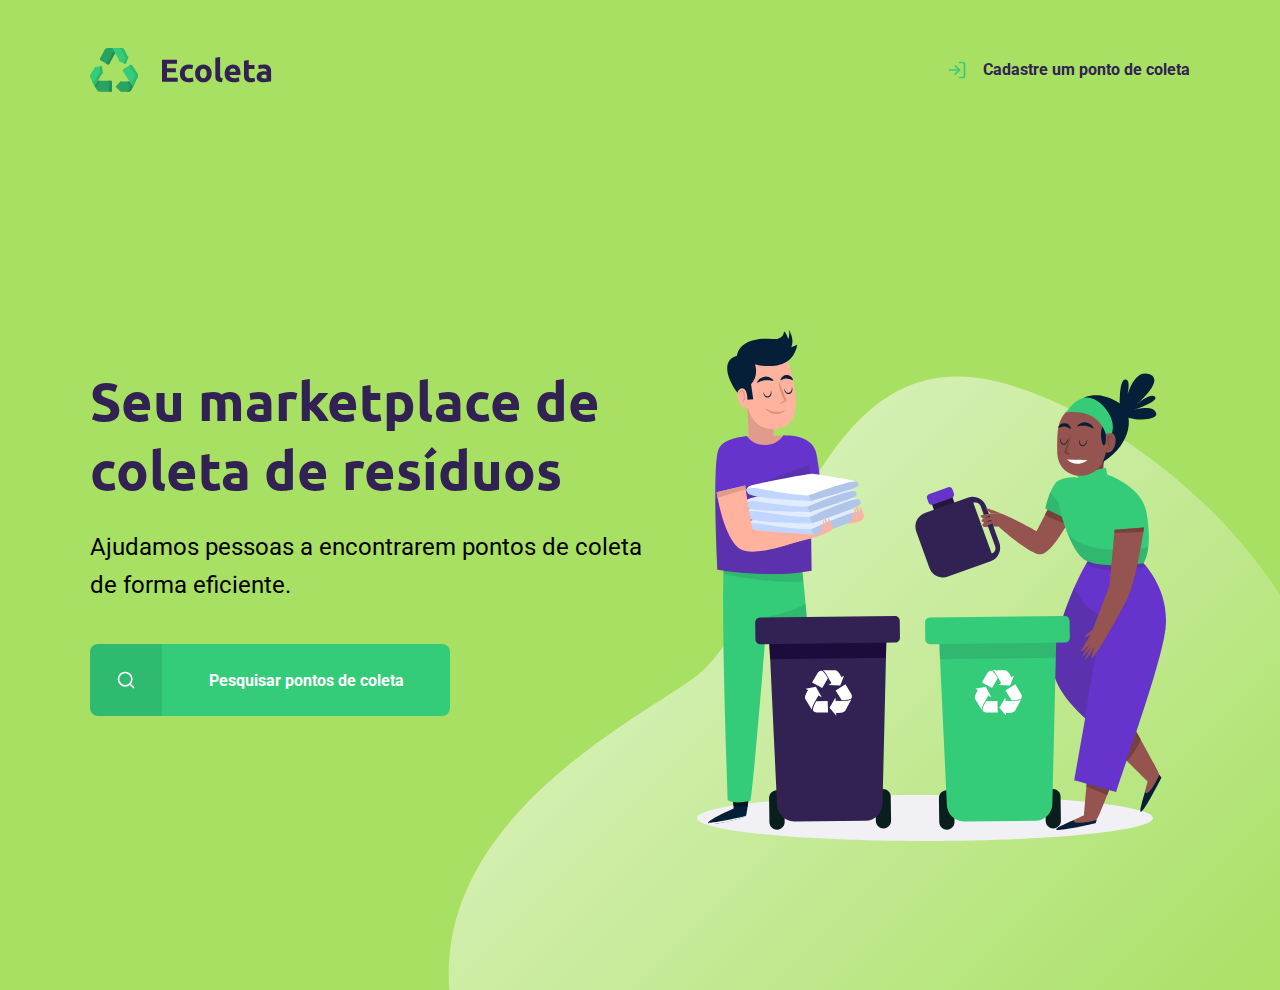
<file: index.html>
<!DOCTYPE html>
<html lang="en">
<head>
    <meta charset="UTF-8">
    <meta name="viewport" content="width=device-width, initial-scale=1.0">
    <title>Document</title>

    <link href="https://fonts.googleapis.com/css2?family=Roboto&family=Ubuntu:wght@700display=swap" rel="stylesheet">
    <link rel="stylesheet" href="/styles/main.css">
    <link rel="stylesheet" href="/styles/home.css">
    <link rel="stylesheet" href="/styles/responsive.css">
    
</head>
<body>

    <div id="page-home">
        <div class="content">
            <header>
                <img src="/assets/logo.svg" alt="Logomarca">
                <a href="http://google.com.br">
                    <span></span>
                    Cadastre um ponto de coleta
                </a>
            </header>

            <main>
                <h1>Seu marketplace de coleta de resíduos</h1>
        
                <p>Ajudamos pessoas a encontrarem pontos de coleta de forma eficiente.</p>
        
                <a href="#">
                    <span></span>
                    <strong>Pesquisar pontos de coleta</strong>
                </a>
            </main>
        </div>
    </div>

    
</body>
</html>
</file>
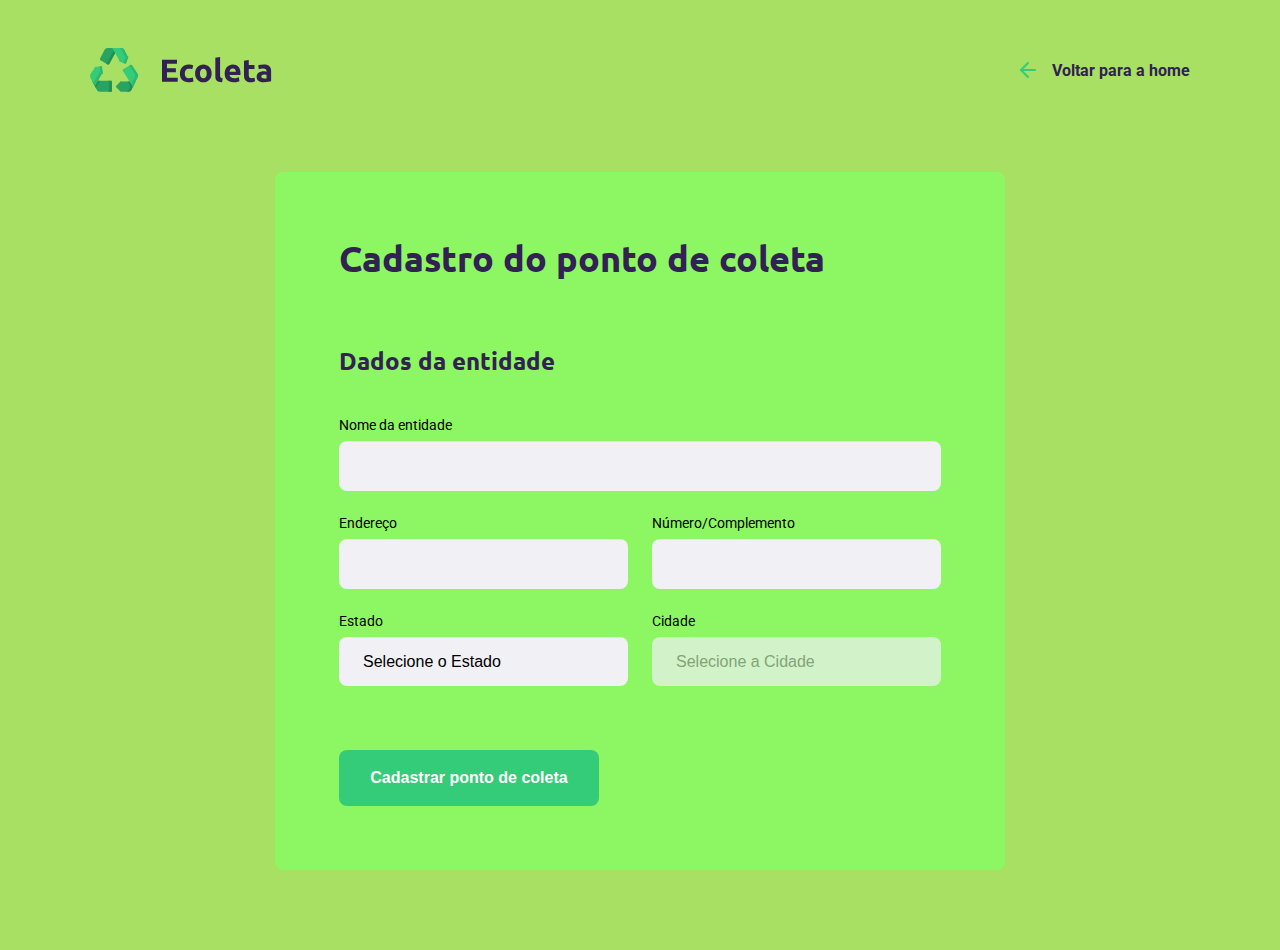
<file: create-point.html>
<!DOCTYPE html>
<html lang="en">
<head>
    <meta charset="UTF-8">
    <meta name="viewport" content="width=device-width, initial-scale=1.0">
    <title>Criar um ponto de coleta</title>

    <link href="https://fonts.googleapis.com/css2?family=Roboto&family=Ubuntu:wght@700display=swap" rel="stylesheet">
    <link rel="stylesheet" href="/styles/main.css">
    <link rel="stylesheet" href="/styles/create-point.css">
    <link rel="stylesheet" href="/styles/responsive.css">
    
</head>
<body>

    <div id="page-create-point">
        <header>
            <img src="/assets/logo.svg" alt="Logomarca">
            <a href="http://google.com.br">
                <span></span>
                Voltar para a home
            </a>
        </header>

        <form action="">

            <h1>Cadastro do ponto de coleta</h1>

            <fieldset>
                <legend>
                    <h2>Dados da entidade</h2>
                </legend>

                <div class="field">
                    <label for="name">Nome da entidade</label>
                    <input type="text" name="name">
                </div>

                <div class="field-group">
                    <div class="field">
                        <label for="address">Endereço</label>
                        <input type="text" name="address">
                    </div>
                    <div class="field">
                        <label for="address2">Número/Complemento</label>
                        <input type="text" name="address2">
                    </div>
                </div>

                <div class="field-group">
                    <div class="field">
                        <label for="state">Estado</label>
                        <select name="uf">
                            <option value="">Selecione o Estado</option>
                        </select>

                        <input type="hidden" name="state">
                    </div>

                    <div class="field">
                        <label for="city">Cidade</label>
                        <select name="city" disabled>
                            <option value="">Selecione a Cidade</option>
                        </select>
                    </div>
                    
                    
                </div>
            </fieldset>

            <button type="submit">Cadastrar ponto de coleta</button>

        </form>        

    </div>

    <script src="/scripts/create-point.js"></script>
    
</body>
</html>
</file>
<file: styles/main.css>
:root {
    --title-color: #322153;
    --primary-color: #34cb79;
}

* {
    margin: 0;
    padding: 0;
    box-sizing: border-box;
}

html {
    font-family: Roboto, sans-serif;
}

body {
    background: #a8e063;
    -webkit-font-smoothing: antialiased;
}

a {
    text-decoration: none;
}

h1, h2, h3, h4, h5, h6 {
    font-family: Ubuntu, sans-serif;
    color: var(--title-color);
}
</file>
<file: styles/home.css>
#page-home {
    height: 110vh;
    background: url('../assets/home-background.svg') no-repeat;
    background-position: 35vw bottom;
}

#page-home header {
    display: flex;
    align-items: center;
    justify-content: space-between;
    margin-top: 48px;
}

#page-home .content {
    width: 90%;
    max-width: 1100px;
    margin: 0 auto;
    height: 100%;
    display: flex;
    flex-direction: column;
}

#page-home header a {
    color: var(--title-color);
    display: flex;
    font-weight: 700;
}

#page-home header a span {
    margin-right: 16px;
    display: flex;
    background-image: url('../assets/log-in.svg');
    width: 20px;
    height: 20px;
}

#page-home main {
    max-width: 560px;
    flex: 1;
    display: flex;
    flex-direction: column;
    justify-content: center;
}

#page-home main h1 {
    font-size: 54px;
}

#page-home main p {
    font-size: 24px;
    line-height: 38px;
    margin-top: 24px;
}

#page-home main a {
    width: 100%;
    max-width: 360px;
    background-color: var(--primary-color);
    height: 72px;
    border-radius: 8px;
    display: flex;
    align-items: center;
    margin-top: 40px;
    transition: 400ms;
}

#page-home main a:hover {
    background-color: #2fb86e;
}

#page-home main a span {
    width: 72px;
    height: 72px;
    background-color: rgba(0, 0, 0, 0.08);
    border-top-left-radius: 8px;
    border-bottom-left-radius: 8px;
    display: flex;
    align-items: center;
    justify-content: center;
}

#page-home main a span::after {
    content:"";
    background-image: url('../assets/search.svg');
    width: 20px;
    height: 20px;
}

#page-home main a strong {
    color: white;
    flex: 1;
    text-align: center;
}
</file>
<file: styles/responsive.css>
@media(max-width: 900px) {
    #page-home {
        background-position-x: 70vw;
    }

    #page-home .content {
        align-items: center;
        text-align: center;
    }

    #page-home header a {
        position: absolute;
        bottom: 48px;
        left: 50%;
        transform: translateX(-50%);
    }

    #page-home main {
        align-items: center;
    }
}

@media(min-width: 1700px) {
    #page-home {
        background-position-x: 40vw;
    }
}

@media (max-height: 760px) {
    #page-home {
        background-position-y: 200px;
    }
}
</file>
<file: styles/create-point.css>
#page-create-point {
    width: 90%;
    max-width: 1100px;
    margin: 0 auto;
}

#page-create-point header {
    display: flex;
    justify-content: space-between;
    align-items: center;
    margin-top: 48px;
}

#page-create-point header a {
    color: var(--title-color);
    font-weight: bold;
    display: flex;
    align-items: center;
}

#page-create-point header a span {
    margin-right: 16px;
    background-image: url(../assets/arrow-left.svg);
    display: flex;
    width: 20px;
    height: 24px;
}

form {
    background-color: rgb(141, 247, 99);
    padding: 64px;
    border-radius: 8px;
    margin: 80px auto;
    max-width: 730px;
}

form h1 {
    font-size: 36px;
}

form fieldset {
    margin-top: 64px;
    border: 0;
}

form legend {
    margin-bottom: 40px;
}

form legend h2 {
    font-size: 24px;
}

form .field {
    flex: 1;
    display: flex;
    flex-direction: column;
    margin-bottom: 24px;
}

form .field-group {
    display: flex;
}

form input, form select {
    background-color: #f0f0f5;
    border: 0;
    padding: 16px 24px;
    font-size: 16px;
    /*outline: none;*/
    border-radius: 8px;
}

form select {
    -webkit-appearance: none;
    -moz-appearance: none;
    appearance: none;
}

form label {
    font-size: 14px;
    margin-bottom: 8px;
}

form .field-group .field + .field {
    margin-left: 24px;
}

form button {
    width: 260px;
    height: 56px;
    background-color: var(--primary-color);
    border-radius: 8px;
    color: white;
    font-weight: bold;
    font-size: 16px;
    border: 0;
    margin-top: 40px;
    transition: background-color 400ms;
}

form button:hover {
    background-color: #2fb86e;
}
</file>
